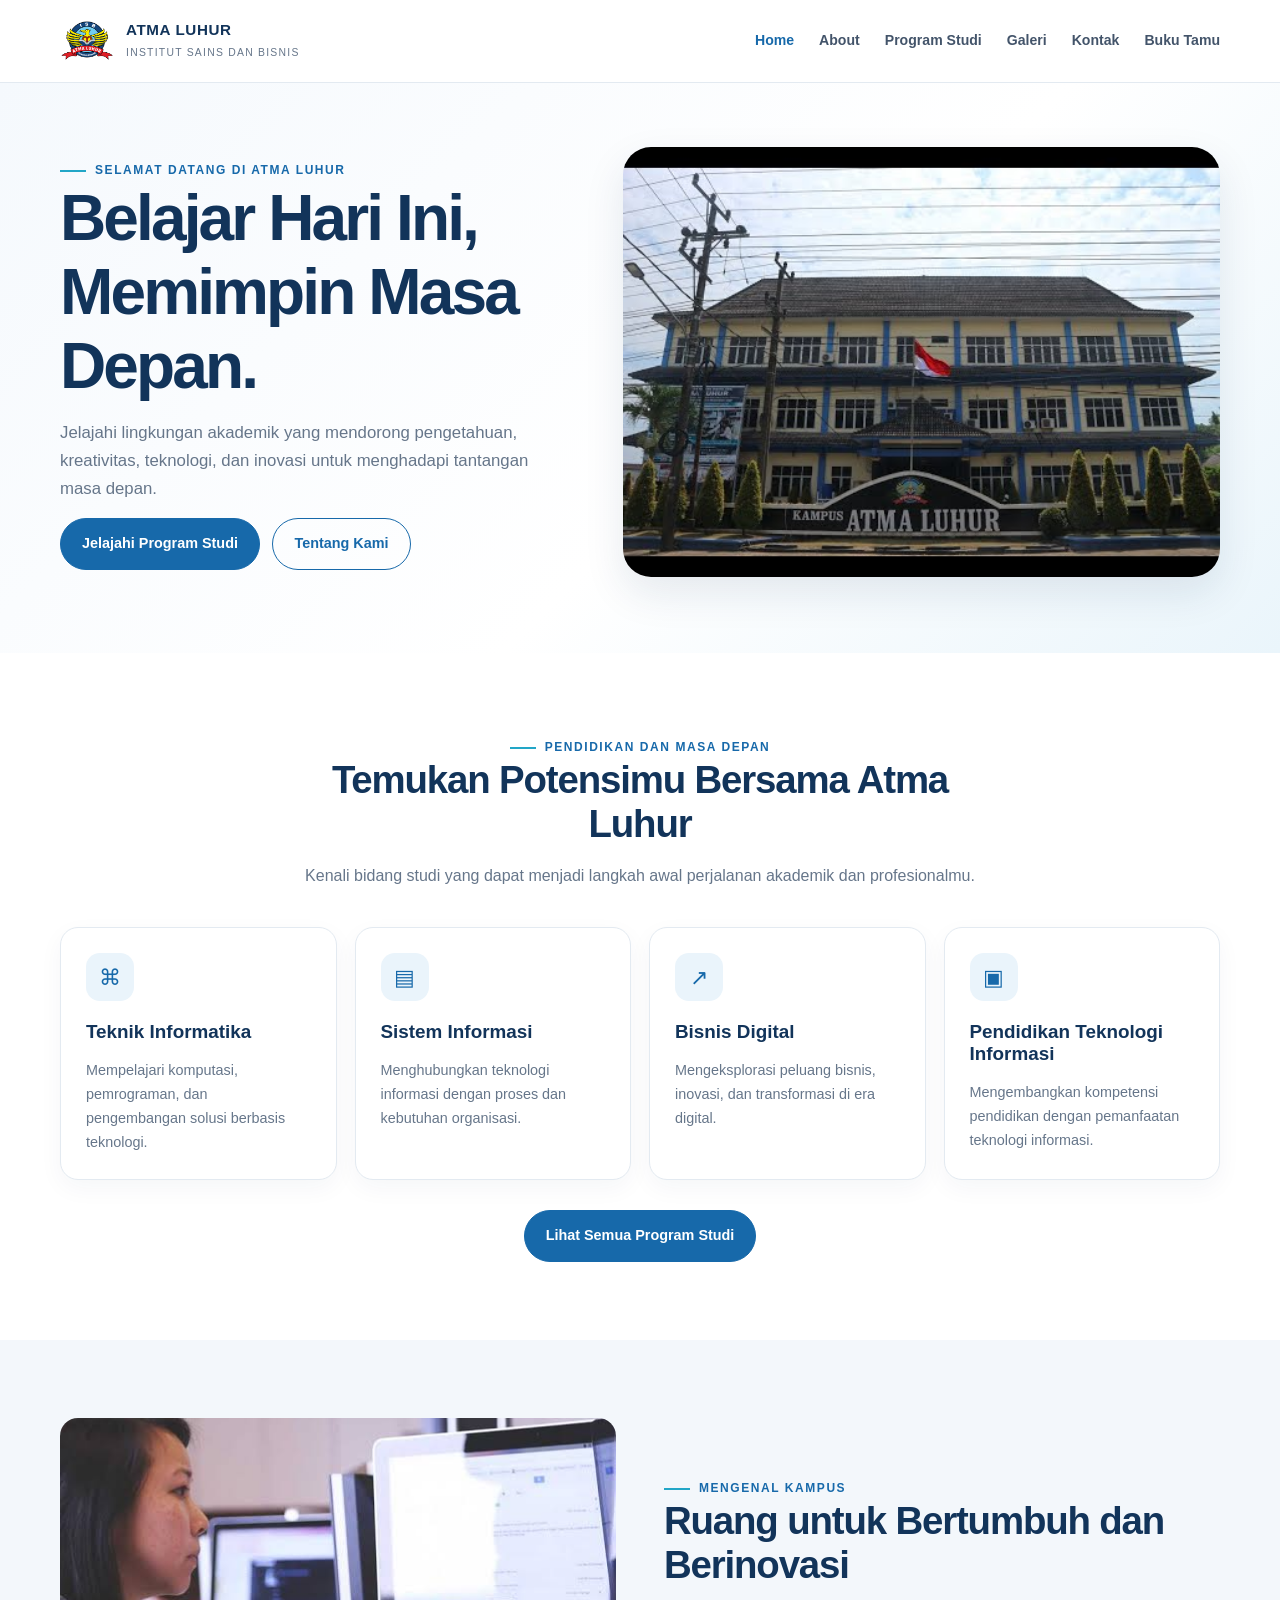
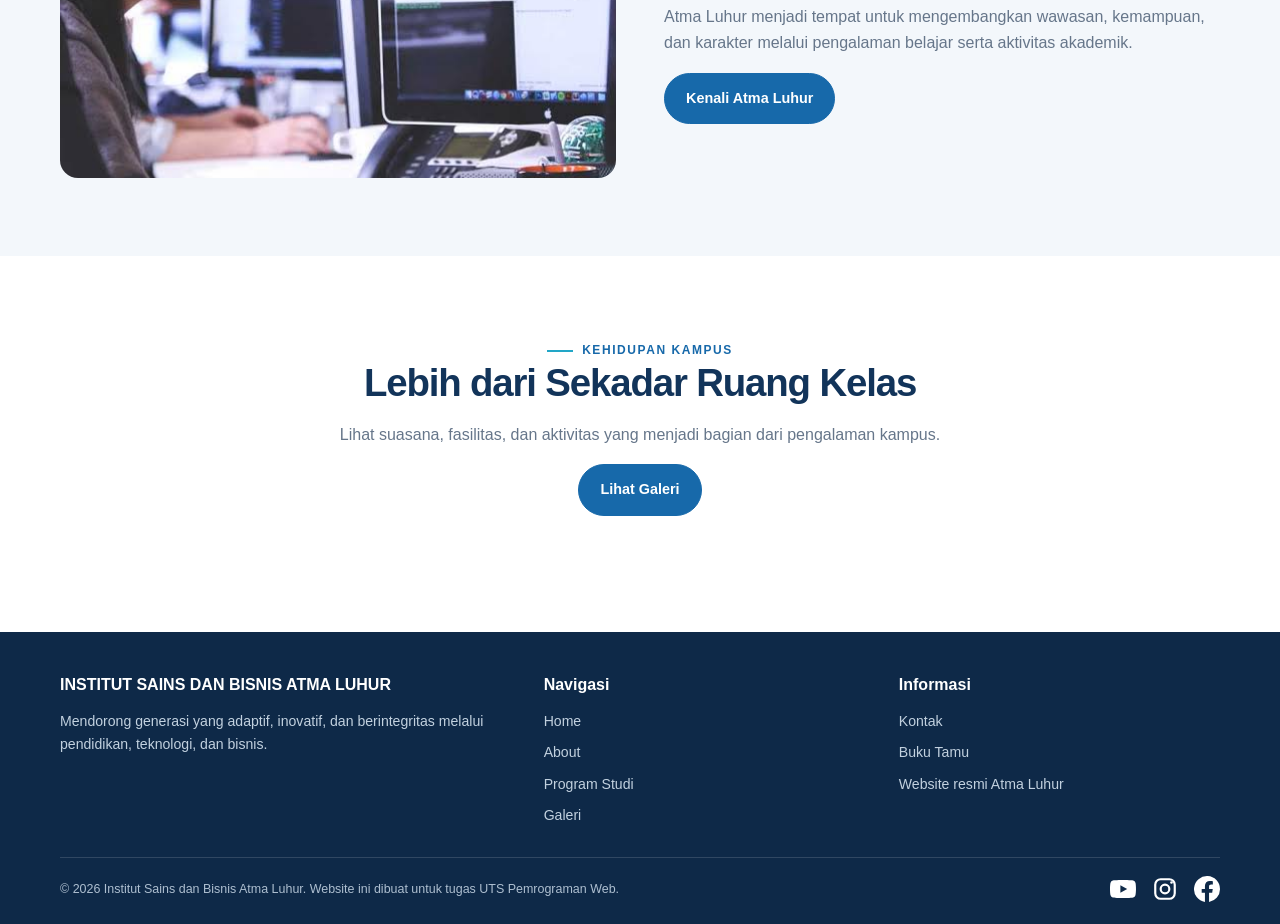
<file: UTS-PW-2611500026/index.html>
<!DOCTYPE html>
<html lang="id">
<head>
  <meta charset="UTF-8">
  <meta name="viewport" content="width=device-width, initial-scale=1.0">
  <meta name="description" content="Website Institut Sains dan Bisnis Atma Luhur">
  <title>Home | Atma Luhur</title>
  <link rel="stylesheet" href="css/style.css">
  <script src="js/main.js" defer></script>
</head>
<body>
<header class="site-header">
  <div class="container header-inner">
    <a class="brand" href="index.html" aria-label="Atma Luhur, halaman Home">
      <img src="images/logo.png" alt="Logo Institut Sains dan Bisnis Atma Luhur">
      <span class="brand-copy"><strong>ATMA LUHUR</strong><span>INSTITUT SAINS DAN BISNIS</span></span>
    </a>
    <button class="menu-toggle" aria-label="Buka menu navigasi" aria-expanded="false">☰</button>
    <nav class="nav" aria-label="Navigasi utama"><a href="index.html" class="active">Home</a><a href="about.html" class="">About</a><a href="program-studi.html" class="">Program Studi</a><a href="galeri.html" class="">Galeri</a><a href="kontak.html" class="">Kontak</a><a href="buku-tamu.html" class="">Buku Tamu</a></nav>
  </div>
</header>
<main>
<section class="hero">
  <div class="container hero-grid">
    <div>
      <span class="eyebrow">Selamat datang di Atma Luhur</span>
      <h1>Belajar Hari Ini, Memimpin Masa Depan.</h1>
      <p>Jelajahi lingkungan akademik yang mendorong pengetahuan, kreativitas, teknologi, dan inovasi untuk menghadapi tantangan masa depan.</p>
      <a class="btn" href="program-studi.html">Jelajahi Program Studi</a>
      <a class="btn btn-outline" href="about.html">Tentang Kami</a>
    </div>
    <div class="hero-media"><img src="images/kampus-utama.jpg" alt="Gedung kampus Atma Luhur"></div>
  </div>
</section>
<section class="section">
  <div class="container">
    <div class="section-heading"><span class="eyebrow">Pendidikan dan masa depan</span><h2>Temukan Potensimu Bersama Atma Luhur</h2><p>Kenali bidang studi yang dapat menjadi langkah awal perjalanan akademik dan profesionalmu.</p></div>
    <div class="cards">
      <article class="card"><div class="card-icon">⌘</div><h3>Teknik Informatika</h3><p>Mempelajari komputasi, pemrograman, dan pengembangan solusi berbasis teknologi.</p></article>
      <article class="card"><div class="card-icon">▤</div><h3>Sistem Informasi</h3><p>Menghubungkan teknologi informasi dengan proses dan kebutuhan organisasi.</p></article>
      <article class="card"><div class="card-icon">↗</div><h3>Bisnis Digital</h3><p>Mengeksplorasi peluang bisnis, inovasi, dan transformasi di era digital.</p></article>
      <article class="card"><div class="card-icon">▣</div><h3>Pendidikan Teknologi Informasi</h3><p>Mengembangkan kompetensi pendidikan dengan pemanfaatan teknologi informasi.</p></article>
    </div>
    <div style="text-align:center;margin-top:30px"><a class="btn" href="program-studi.html">Lihat Semua Program Studi</a></div>
  </div>
</section>
<section class="section section-soft">
  <div class="container split">
    <img src="images/kegiatan.jpg" alt="Aktivitas mahasiswa di lingkungan kampus" loading="lazy">
    <div><span class="eyebrow">Mengenal kampus</span><h2>Ruang untuk Bertumbuh dan Berinovasi</h2><p>Atma Luhur menjadi tempat untuk mengembangkan wawasan, kemampuan, dan karakter melalui pengalaman belajar serta aktivitas akademik.</p><a class="btn" href="about.html">Kenali Atma Luhur</a></div>
  </div>
</section>
<section class="section">
  <div class="container section-heading"><span class="eyebrow">Kehidupan kampus</span><h2>Lebih dari Sekadar Ruang Kelas</h2><p>Lihat suasana, fasilitas, dan aktivitas yang menjadi bagian dari pengalaman kampus.</p><a class="btn" href="galeri.html">Lihat Galeri</a></div>
</section>
</main>

<!-- footer -->
<footer class="site-footer">
  <div class="container">
    <div class="footer-grid">
      <div><h3>INSTITUT SAINS DAN BISNIS ATMA LUHUR</h3><p>Mendorong generasi yang adaptif, inovatif, dan berintegritas melalui pendidikan, teknologi, dan bisnis.</p></div>
      <div><h3>Navigasi</h3><div class="footer-links"><a href="index.html">Home</a><a href="about.html">About</a><a href="program-studi.html">Program Studi</a><a href="galeri.html">Galeri</a></div></div>
      <div><h3>Informasi</h3><div class="footer-links"><a href="kontak.html">Kontak</a><a href="buku-tamu.html">Buku Tamu</a><a href="https://www.atmaluhur.ac.id/" target="_blank" rel="noopener">Website resmi Atma Luhur</a></div></div>
    </div>
    <div class="copyright">© 2026 Institut Sains dan Bisnis Atma Luhur. Website ini dibuat untuk tugas UTS Pemrograman Web.
      <div class="social-media">
    <a href="https://www.youtube.com/@isbatmaluhurtv9493" target="_blank">
      <img src="images/yt.svg" alt="YouTube">
    </a>
  
    <a href="https://www.instagram.com/isbatmaluhur/" target="_blank">
      <img src="images/ig.svg" alt="Instagram">
    </a>
  
    <a href="https://www.facebook.com/ISBAtmaLuhur/?_rdc=1&_rdr#" target="_blank">
      <img src="images/fb.svg" alt="Facebook">
    </a>
  </div>
    </div>
  </div>
</footer>
</body>
</html>
</file>
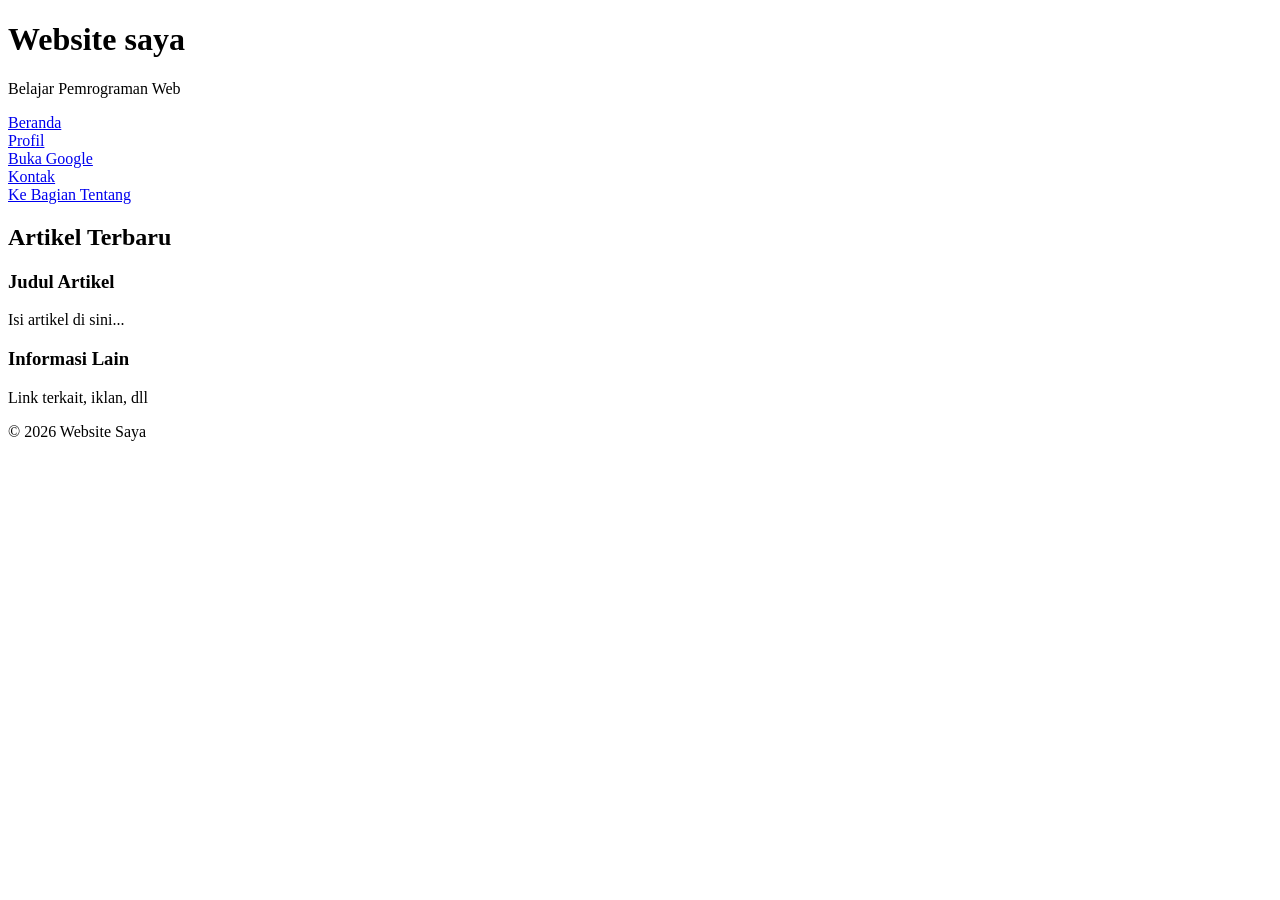
<file: pertemuan-02/latihan5.html>
<!-- Membuat Elemen Sinematik HTML 5 -->

<!DOCTYPE html>
<html lang="id">

<head>
    <meta charset="UTF-8">
    <meta name="viewport" content="width=device-width, initial-scale=1.0">
    <title>Contoh elemen Sinematik</title>
</head>

<body>
    <header>
        <h1>Website saya</h1>
        <p>Belajar Pemrograman Web</p>
    </header>    
    <nav>
        <a href="index.html" target="_blank">Beranda</a> <br>
        <a href="index.html" target="_blank">Profil</a> <br>
        <a href="https://www.google.com/" target="_blank">Buka Google</a> <br>
        <a href="kontak.html" target="_blank">Kontak</a><br>
        <a href="#tentang" target="_blank">Ke Bagian Tentang</a><br>
    </nav>
    <main>
        <section>
            <h2>Artikel Terbaru</h2>
            <article>
                <h3>Judul Artikel</h3>
                <p>Isi artikel di sini...</p>
            </article>
        </section>
        <aside>
            <h3>Informasi Lain</h3>
            <p>Link terkait, iklan, dll </p>
        </aside>
    </main>
    <footer>
        <p>&copy; 2026 Website Saya</p>
    </footer>
</body>

</html>
</file>
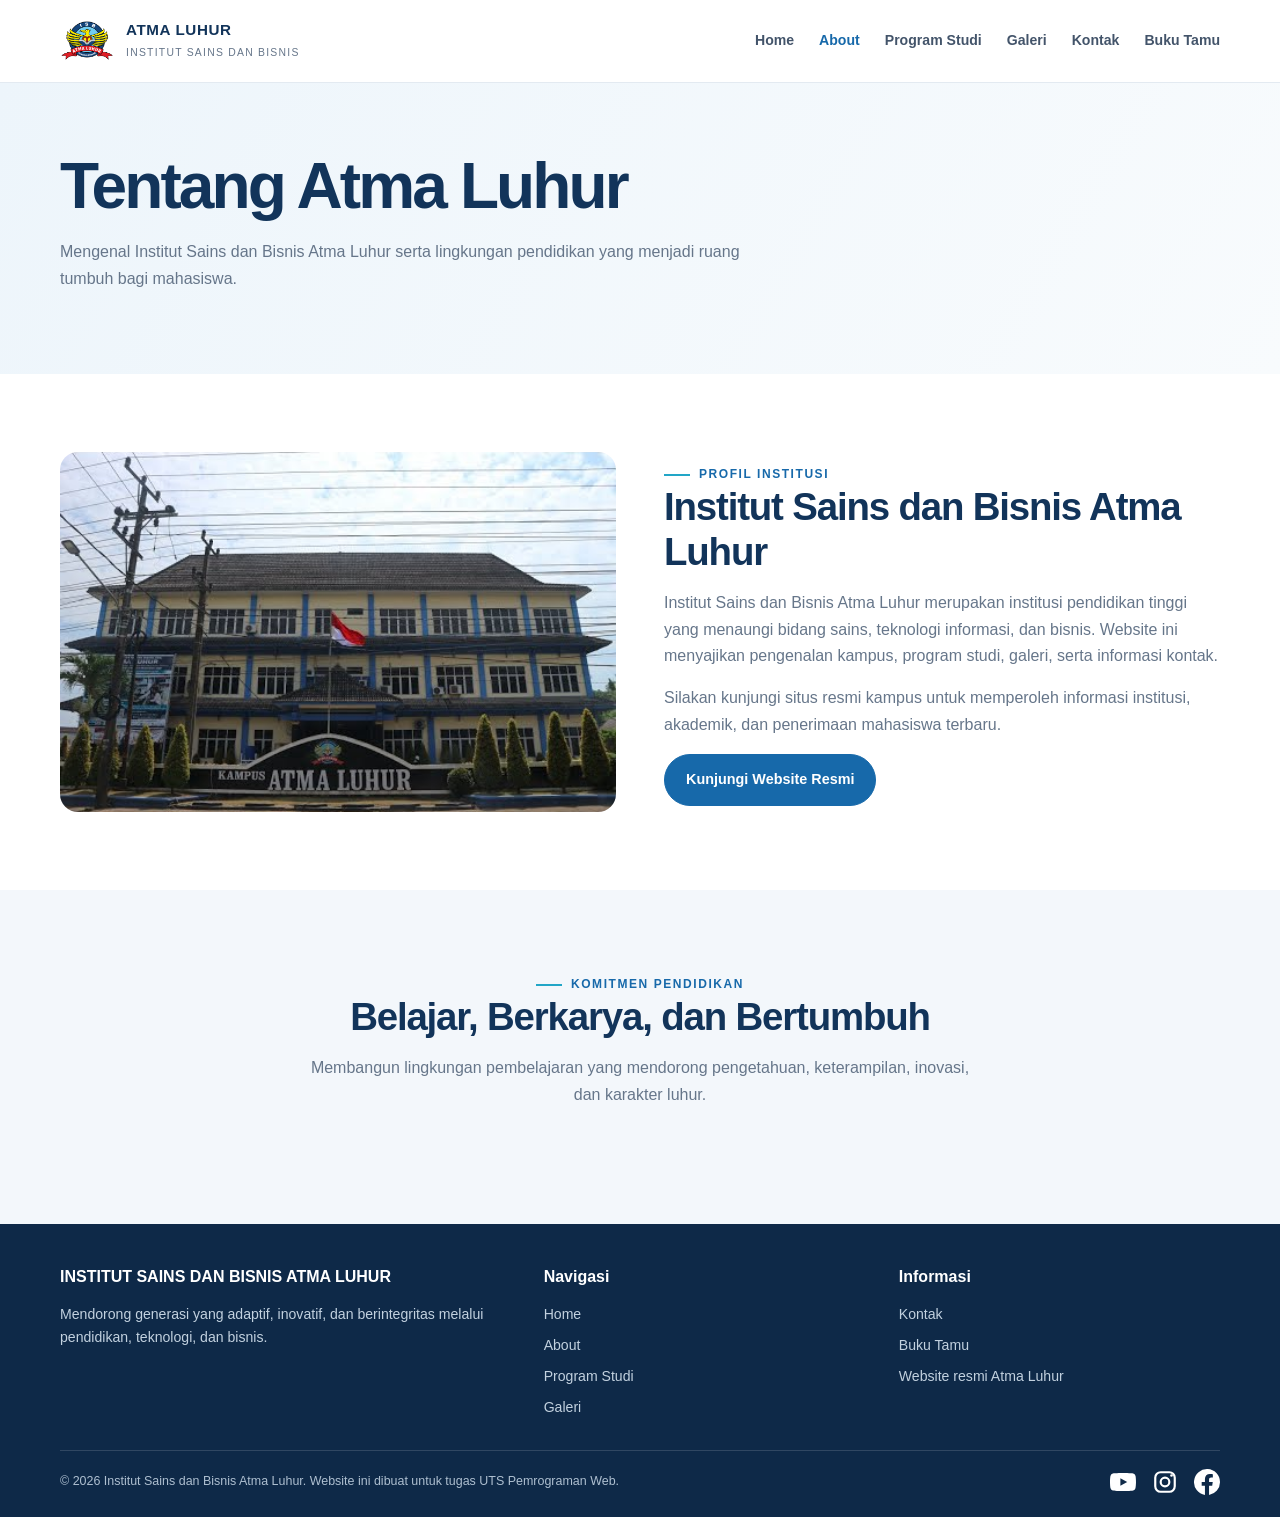
<file: UTS-PW-2611500026/about.html>
<!DOCTYPE html>
<html lang="id">
<head>
  <meta charset="UTF-8">
  <meta name="viewport" content="width=device-width, initial-scale=1.0">
  <meta name="description" content="Website Institut Sains dan Bisnis Atma Luhur">
  <title>About | Atma Luhur</title>
  <link rel="stylesheet" href="css/style.css">
  <script src="js/main.js" defer></script>
</head>
<body>
<header class="site-header">
  <div class="container header-inner">
    <a class="brand" href="index.html" aria-label="Atma Luhur, halaman Home">
      <img src="images/logo.png" alt="Logo Institut Sains dan Bisnis Atma Luhur">
      <span class="brand-copy"><strong>ATMA LUHUR</strong><span>INSTITUT SAINS DAN BISNIS</span></span>
    </a>
    <button class="menu-toggle" aria-label="Buka menu navigasi" aria-expanded="false">☰</button>
    <nav class="nav" aria-label="Navigasi utama"><a href="index.html" class="">Home</a><a href="about.html" class="active">About</a><a href="program-studi.html" class="">Program Studi</a><a href="galeri.html" class="">Galeri</a><a href="kontak.html" class="">Kontak</a><a href="buku-tamu.html" class="">Buku Tamu</a></nav>
  </div>
</header>
<main>
<section class="page-hero"><div class="container"><h1>Tentang Atma Luhur</h1><p>Mengenal Institut Sains dan Bisnis Atma Luhur serta lingkungan pendidikan yang menjadi ruang tumbuh bagi mahasiswa.</p></div></section>
<section class="section"><div class="container split"><img src="images/kampus-utama.jpg" alt="Lingkungan kampus Atma Luhur" loading="lazy"><div><span class="eyebrow">Profil institusi</span><h2>Institut Sains dan Bisnis Atma Luhur</h2><p>Institut Sains dan Bisnis Atma Luhur merupakan institusi pendidikan tinggi yang menaungi bidang sains, teknologi informasi, dan bisnis. Website ini menyajikan pengenalan kampus, program studi, galeri, serta informasi kontak.</p><p>Silakan kunjungi situs resmi kampus untuk memperoleh informasi institusi, akademik, dan penerimaan mahasiswa terbaru.</p><a class="btn" href="https://www.atmaluhur.ac.id/" target="_blank" rel="noopener">Kunjungi Website Resmi</a></div></div></section>
<section class="section section-soft"><div class="container section-heading"><span class="eyebrow">Komitmen pendidikan</span><h2>Belajar, Berkarya, dan Bertumbuh</h2><p>Membangun lingkungan pembelajaran yang mendorong pengetahuan, keterampilan, inovasi, dan karakter luhur.</p></div></section>
</main>

<!-- footer -->
<footer class="site-footer">
  <div class="container">
    <div class="footer-grid">
      <div><h3>INSTITUT SAINS DAN BISNIS ATMA LUHUR</h3><p>Mendorong generasi yang adaptif, inovatif, dan berintegritas melalui pendidikan, teknologi, dan bisnis.</p></div>
      <div><h3>Navigasi</h3><div class="footer-links"><a href="index.html">Home</a><a href="about.html">About</a><a href="program-studi.html">Program Studi</a><a href="galeri.html">Galeri</a></div></div>
      <div><h3>Informasi</h3><div class="footer-links"><a href="kontak.html">Kontak</a><a href="buku-tamu.html">Buku Tamu</a><a href="https://www.atmaluhur.ac.id/" target="_blank" rel="noopener">Website resmi Atma Luhur</a></div></div>
    </div>
    <div class="copyright">© 2026 Institut Sains dan Bisnis Atma Luhur. Website ini dibuat untuk tugas UTS Pemrograman Web.
      <div class="social-media">
    <a href="https://www.youtube.com/@isbatmaluhurtv9493" target="_blank">
      <img src="images/yt.svg" alt="YouTube">
    </a>
  
    <a href="https://www.instagram.com/isbatmaluhur/" target="_blank">
      <img src="images/ig.svg" alt="Instagram">
    </a>
  
    <a href="https://www.facebook.com/ISBAtmaLuhur/?_rdc=1&_rdr#" target="_blank">
      <img src="images/fb.svg" alt="Facebook">
    </a>
  </div>
    </div>
  </div>
</footer>
</body>
</html>
</file>
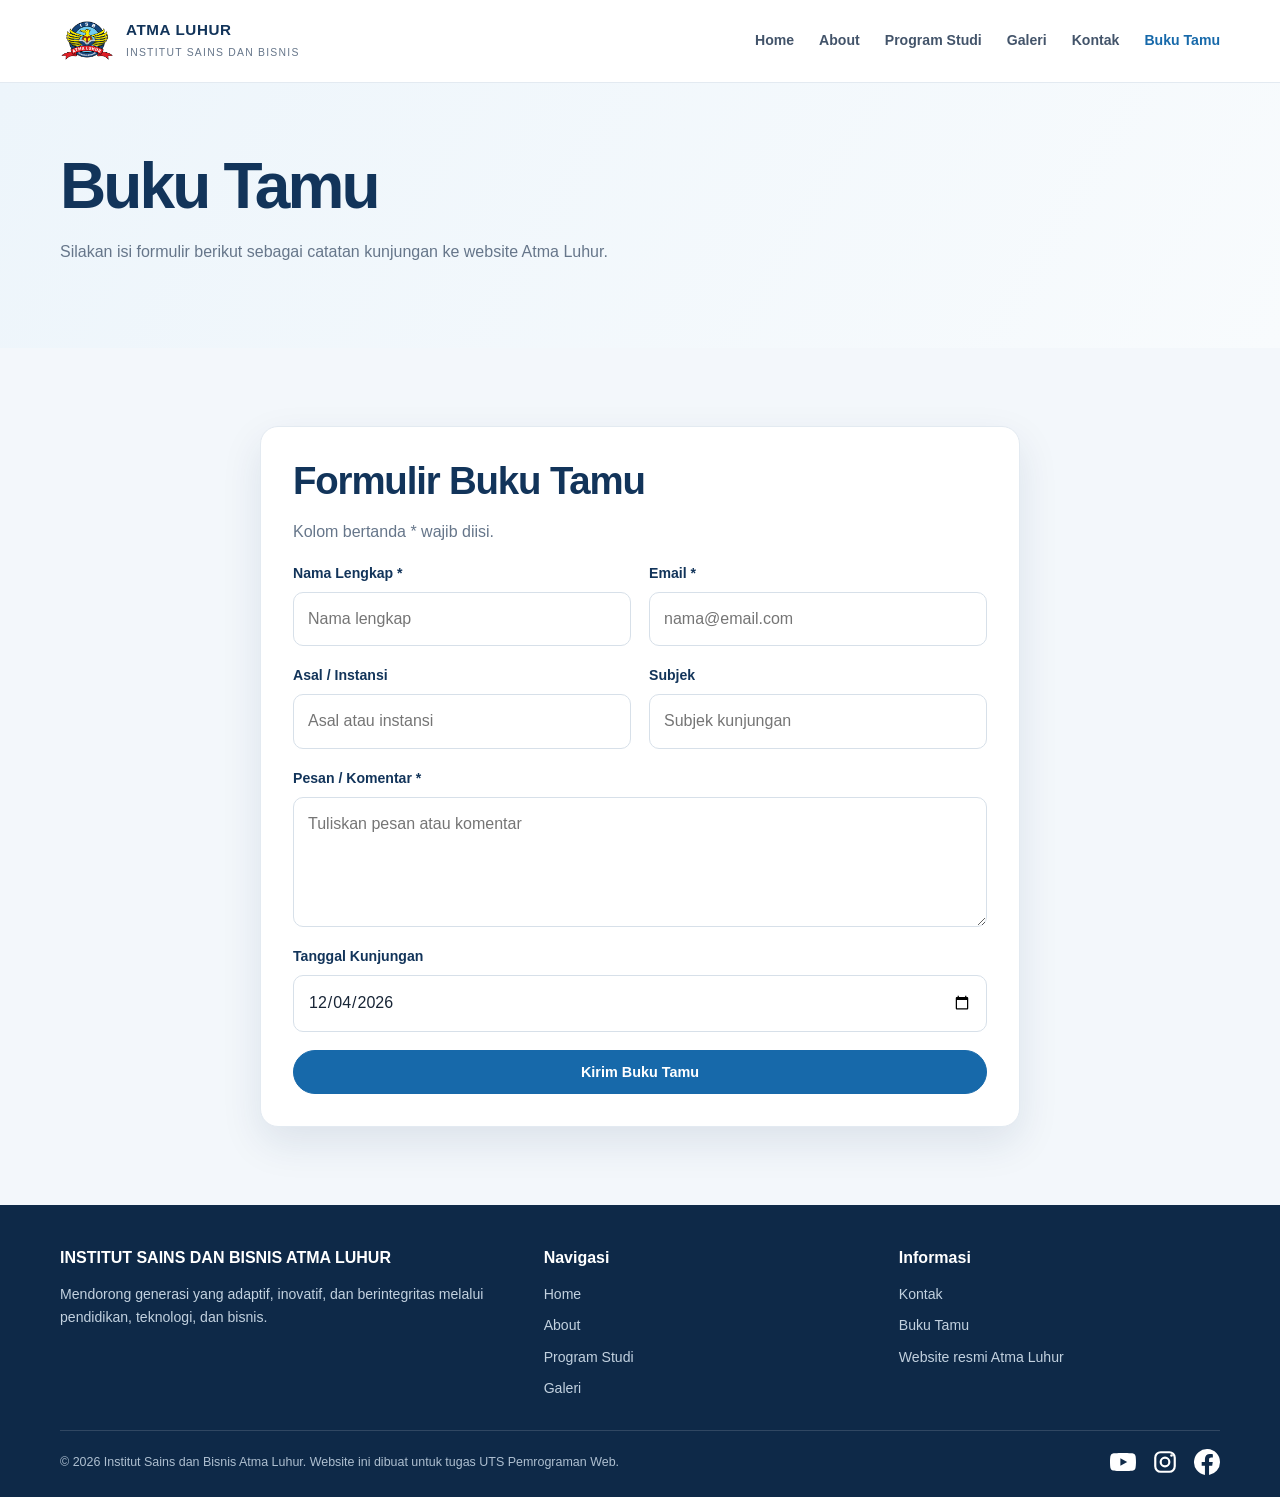
<file: UTS-PW-2611500026/buku-tamu.html>
<!DOCTYPE html>
<html lang="id">
<head>
  <meta charset="UTF-8">
  <meta name="viewport" content="width=device-width, initial-scale=1.0">
  <meta name="description" content="Website Institut Sains dan Bisnis Atma Luhur">
  <title>Buku Tamu | Atma Luhur</title>
  <link rel="stylesheet" href="css/style.css">
  <script src="js/main.js" defer></script>
</head>
<body>
<header class="site-header">
  <div class="container header-inner">
    <a class="brand" href="index.html" aria-label="Atma Luhur, halaman Home">
      <img src="images/logo.png" alt="Logo Institut Sains dan Bisnis Atma Luhur">
      <span class="brand-copy"><strong>ATMA LUHUR</strong><span>INSTITUT SAINS DAN BISNIS</span></span>
    </a>
    <button class="menu-toggle" aria-label="Buka menu navigasi" aria-expanded="false">☰</button>
    <nav class="nav" aria-label="Navigasi utama"><a href="index.html" class="">Home</a><a href="about.html" class="">About</a><a href="program-studi.html" class="">Program Studi</a><a href="galeri.html" class="">Galeri</a><a href="kontak.html" class="">Kontak</a><a href="buku-tamu.html" class="active">Buku Tamu</a></nav>
  </div>
</header>
<main>
<section class="page-hero"><div class="container"><h1>Buku Tamu</h1><p>Silakan isi formulir berikut sebagai catatan kunjungan ke website Atma Luhur.</p></div></section>
<section class="section section-soft"><div class="container"><form class="form-card" action="buku-tamu.html" method="get" id="guestbook-form"><h2>Formulir Buku Tamu</h2><p>Kolom bertanda * wajib diisi.</p><div class="form-grid">
<div class="field"><label for="nm">Nama Lengkap *</label><input id="nm" name="nm_lengkap[NIM3]" type="text" required minlength="2" maxlength="60" placeholder="Nama lengkap"></div>
<div class="field"><label for="email">Email *</label><input id="email" name="email[NIM3]" type="email" required maxlength="100" placeholder="nama@email.com"></div>
<div class="field"><label for="asal">Asal / Instansi</label><input id="asal" name="asal_instansi[NIM3]" type="text" maxlength="80" placeholder="Asal atau instansi"></div>
<div class="field"><label for="subjek">Subjek</label><input id="subjek" name="subjek[NIM3]" type="text" maxlength="100" placeholder="Subjek kunjungan"></div>
<div class="field field-full"><label for="pesan">Pesan / Komentar *</label><textarea id="pesan" name="pesan_komentar[NIM3]" required minlength="2" maxlength="500" placeholder="Tuliskan pesan atau komentar"></textarea></div>
<div class="field field-full"><label for="tanggal">Tanggal Kunjungan</label><input id="tanggal" name="tanggal_kunjungan[NIM3]" type="date"></div>
<div class="field field-full"><button class="btn" type="submit">Kirim Buku Tamu</button></div>
</div></form></div></section>
<script>
document.addEventListener("DOMContentLoaded", () => {
  const dateField = document.getElementById("tanggal");
  if (dateField && !dateField.value) {
    const today = new Date();
    const localDate = new Date(today.getTime() - today.getTimezoneOffset() * 60000).toISOString().slice(0,10);
    dateField.value = localDate;
  }
});
</script>
</main>

<!-- footer -->
<footer class="site-footer">
  <div class="container">
    <div class="footer-grid">
      <div><h3>INSTITUT SAINS DAN BISNIS ATMA LUHUR</h3><p>Mendorong generasi yang adaptif, inovatif, dan berintegritas melalui pendidikan, teknologi, dan bisnis.</p></div>
      <div><h3>Navigasi</h3><div class="footer-links"><a href="index.html">Home</a><a href="about.html">About</a><a href="program-studi.html">Program Studi</a><a href="galeri.html">Galeri</a></div></div>
      <div><h3>Informasi</h3><div class="footer-links"><a href="kontak.html">Kontak</a><a href="buku-tamu.html">Buku Tamu</a><a href="https://www.atmaluhur.ac.id/" target="_blank" rel="noopener">Website resmi Atma Luhur</a></div></div>
    </div>
    <div class="copyright">© 2026 Institut Sains dan Bisnis Atma Luhur. Website ini dibuat untuk tugas UTS Pemrograman Web.
      <div class="social-media">
    <a href="https://www.youtube.com/@isbatmaluhurtv9493" target="_blank">
      <img src="images/yt.svg" alt="YouTube">
    </a>
  
    <a href="https://www.instagram.com/isbatmaluhur/" target="_blank">
      <img src="images/ig.svg" alt="Instagram">
    </a>
  
    <a href="https://www.facebook.com/ISBAtmaLuhur/?_rdc=1&_rdr#" target="_blank">
      <img src="images/fb.svg" alt="Facebook">
    </a>
  </div>
    </div>
  </div>
</footer>
</body>
</html>
</file>
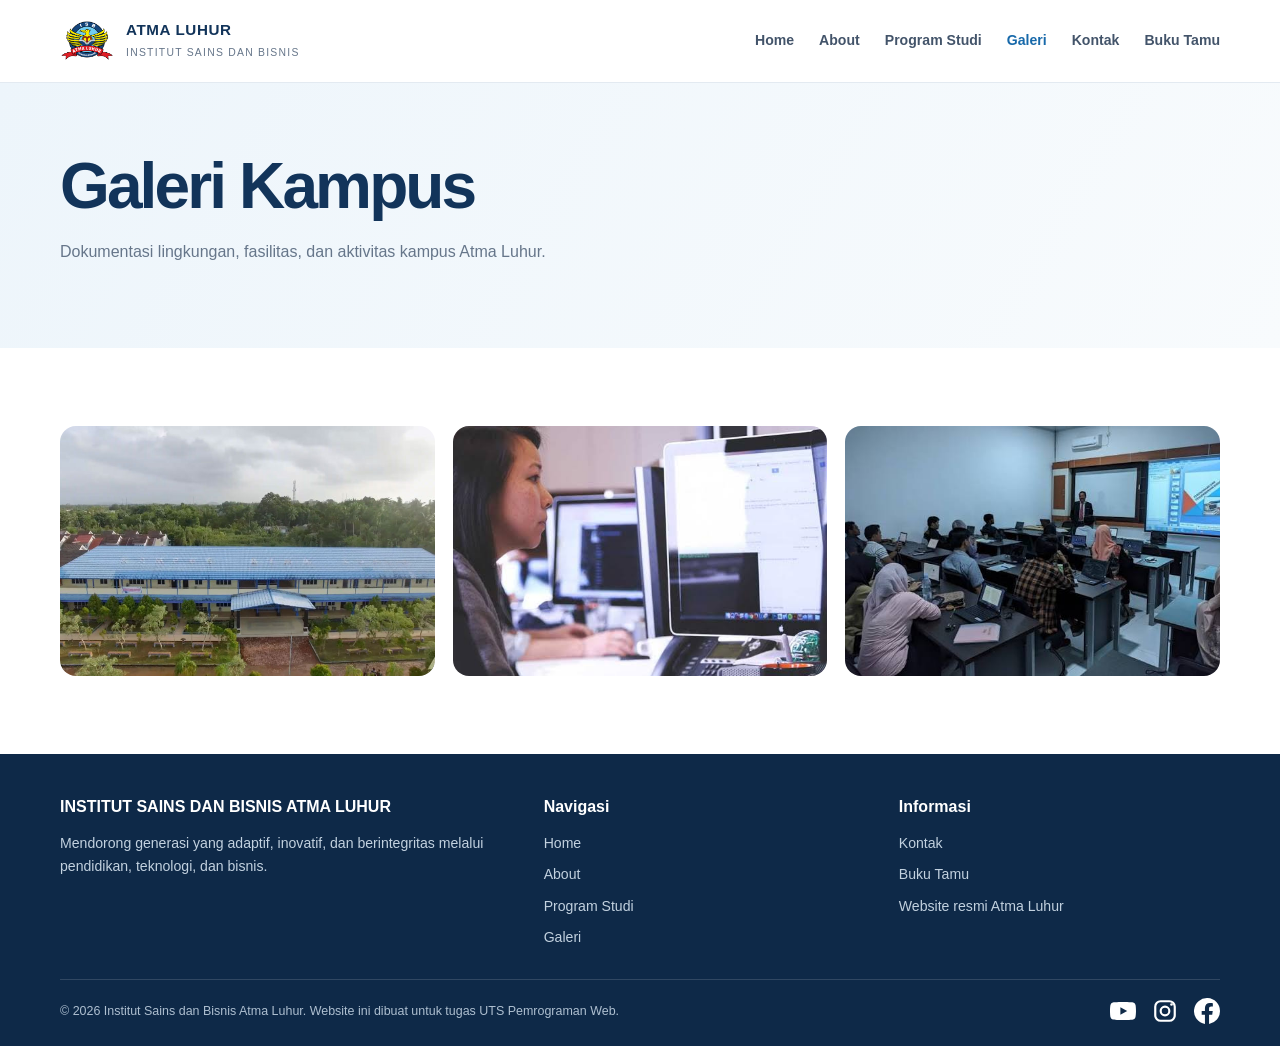
<file: UTS-PW-2611500026/galeri.html>
<!DOCTYPE html>
<html lang="id">
<head>
  <meta charset="UTF-8">
  <meta name="viewport" content="width=device-width, initial-scale=1.0">
  <meta name="description" content="Website Institut Sains dan Bisnis Atma Luhur">
  <title>Galeri | Atma Luhur</title>
  <link rel="stylesheet" href="css/style.css">
  <script src="js/main.js" defer></script>
</head>
<body>
<header class="site-header">
  <div class="container header-inner">
    <a class="brand" href="index.html" aria-label="Atma Luhur, halaman Home">
      <img src="images/logo.png" alt="Logo Institut Sains dan Bisnis Atma Luhur">
      <span class="brand-copy"><strong>ATMA LUHUR</strong><span>INSTITUT SAINS DAN BISNIS</span></span>
    </a>
    <button class="menu-toggle" aria-label="Buka menu navigasi" aria-expanded="false">☰</button>
    <nav class="nav" aria-label="Navigasi utama"><a href="index.html" class="">Home</a><a href="about.html" class="">About</a><a href="program-studi.html" class="">Program Studi</a><a href="galeri.html" class="active">Galeri</a><a href="kontak.html" class="">Kontak</a><a href="buku-tamu.html" class="">Buku Tamu</a></nav>
  </div>
</header>
<main>
<section class="page-hero"><div class="container"><h1>Galeri Kampus</h1><p>Dokumentasi lingkungan, fasilitas, dan aktivitas kampus Atma Luhur.</p></div></section>
<section class="section"><div class="container"><div class="gallery-grid">
<img src="images/gedung-unit-2.jpg" alt="Gedung atau lingkungan kampus" loading="lazy">
<img src="images/kegiatan.jpg" alt="Aktivitas mahasiswa" loading="lazy">
<img src="images/belajar-mengajar.jpg" alt="Kegiatan akademik kampus" loading="lazy">
</section>
</main>

<!-- footer -->
<footer class="site-footer">
  <div class="container">
    <div class="footer-grid">
      <div><h3>INSTITUT SAINS DAN BISNIS ATMA LUHUR</h3><p>Mendorong generasi yang adaptif, inovatif, dan berintegritas melalui pendidikan, teknologi, dan bisnis.</p></div>
      <div><h3>Navigasi</h3><div class="footer-links"><a href="index.html">Home</a><a href="about.html">About</a><a href="program-studi.html">Program Studi</a><a href="galeri.html">Galeri</a></div></div>
      <div><h3>Informasi</h3><div class="footer-links"><a href="kontak.html">Kontak</a><a href="buku-tamu.html">Buku Tamu</a><a href="https://www.atmaluhur.ac.id/" target="_blank" rel="noopener">Website resmi Atma Luhur</a></div></div>
    </div>
    <div class="copyright">© 2026 Institut Sains dan Bisnis Atma Luhur. Website ini dibuat untuk tugas UTS Pemrograman Web.
      <div class="social-media">
    <a href="https://www.youtube.com/@isbatmaluhurtv9493" target="_blank">
      <img src="images/yt.svg" alt="YouTube">
    </a>
  
    <a href="https://www.instagram.com/isbatmaluhur/" target="_blank">
      <img src="images/ig.svg" alt="Instagram">
    </a>
  
    <a href="https://www.facebook.com/ISBAtmaLuhur/?_rdc=1&_rdr#" target="_blank">
      <img src="images/fb.svg" alt="Facebook">
    </a>
  </div>
    </div>
  </div>
</footer>
</body>
</html>
</file>
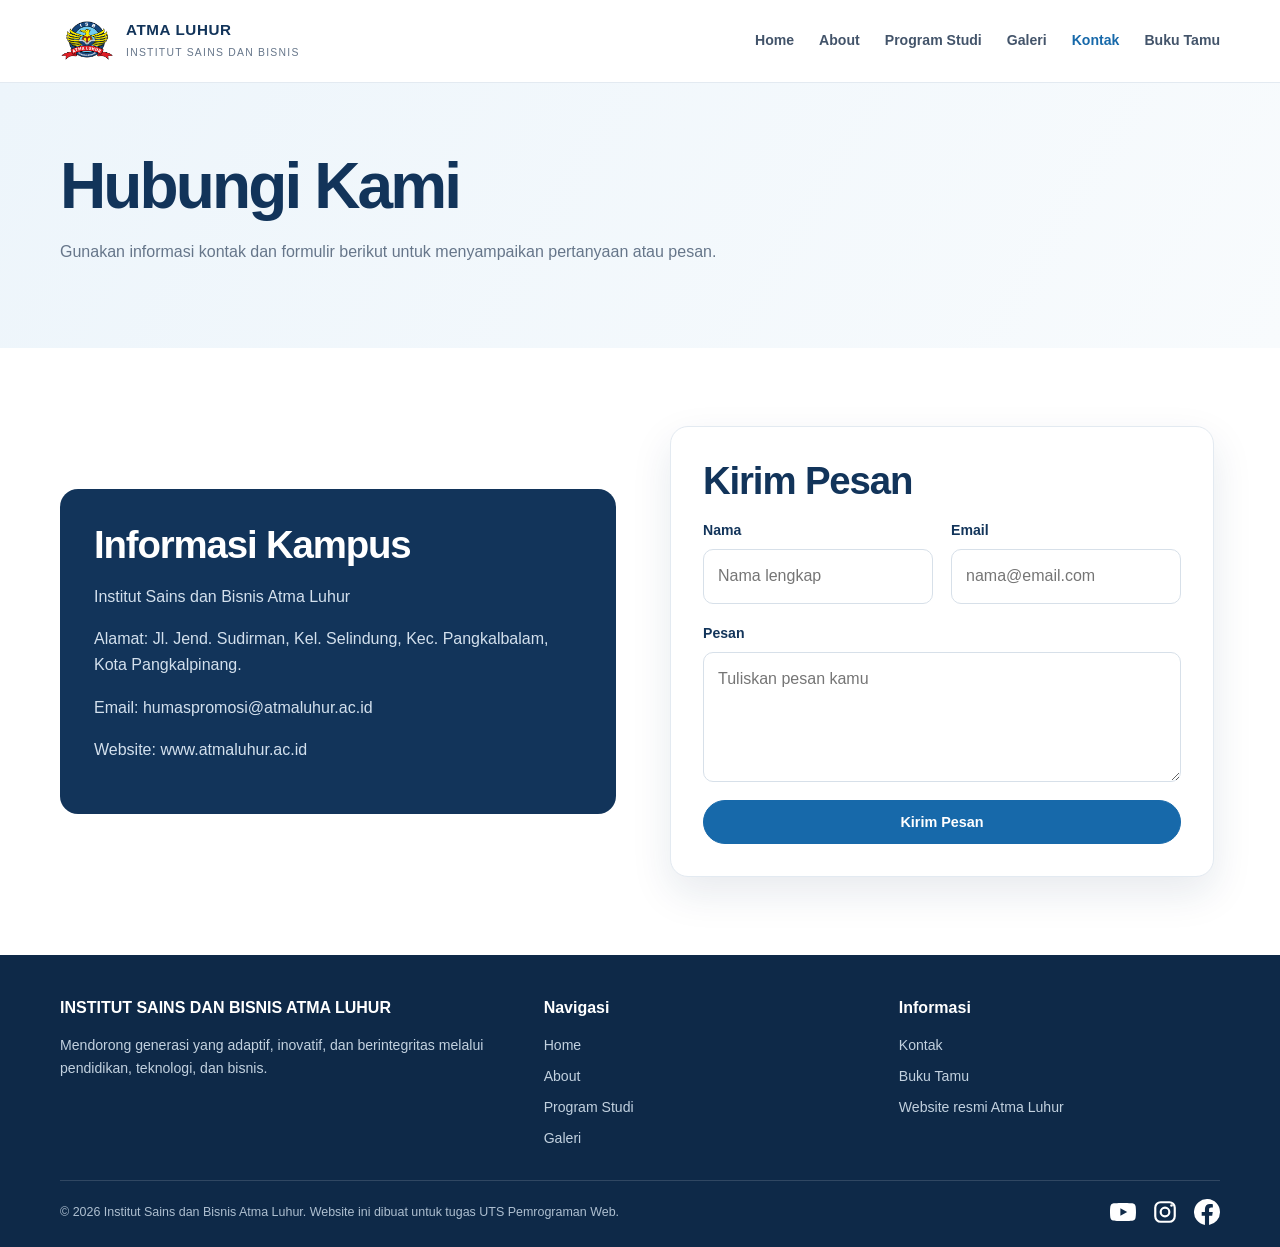
<file: UTS-PW-2611500026/kontak.html>
<!DOCTYPE html>
<html lang="id">
<head>
  <meta charset="UTF-8">
  <meta name="viewport" content="width=device-width, initial-scale=1.0">
  <meta name="description" content="Website Institut Sains dan Bisnis Atma Luhur">
  <title>Kontak | Atma Luhur</title>
  <link rel="stylesheet" href="css/style.css">
  <script src="js/main.js" defer></script>
</head>
<body>
<header class="site-header">
  <div class="container header-inner">
    <a class="brand" href="index.html" aria-label="Atma Luhur, halaman Home">
      <img src="images/logo.png" alt="Logo Institut Sains dan Bisnis Atma Luhur">
      <span class="brand-copy"><strong>ATMA LUHUR</strong><span>INSTITUT SAINS DAN BISNIS</span></span>
    </a>
    <button class="menu-toggle" aria-label="Buka menu navigasi" aria-expanded="false">☰</button>
    <nav class="nav" aria-label="Navigasi utama"><a href="index.html" class="">Home</a><a href="about.html" class="">About</a><a href="program-studi.html" class="">Program Studi</a><a href="galeri.html" class="">Galeri</a><a href="kontak.html" class="active">Kontak</a><a href="buku-tamu.html" class="">Buku Tamu</a></nav>
  </div>
</header>
<main>
<section class="page-hero"><div class="container"><h1>Hubungi Kami</h1><p>Gunakan informasi kontak dan formulir berikut untuk menyampaikan pertanyaan atau pesan.</p></div></section>
<section class="section"><div class="container split"><div class="info-panel"><h2>Informasi Kampus</h2><p>Institut Sains dan Bisnis Atma Luhur</p><p>Alamat: Jl. Jend. Sudirman, Kel. Selindung, Kec. Pangkalbalam, Kota Pangkalpinang.</p><p>Email: humaspromosi@atmaluhur.ac.id</p><p>Website: <a href="https://www.atmaluhur.ac.id/" target="_blank" rel="noopener">www.atmaluhur.ac.id</a></p></div>
<form class="form-card" action="kontak.html" method="get"><h2>Kirim Pesan</h2><div class="form-grid">
<div class="field"><label for="nama">Nama</label><input id="nama" name="nama" type="text" required maxlength="60" placeholder="Nama lengkap"></div>
<div class="field"><label for="email">Email</label><input id="email" name="email" type="email" required maxlength="100" placeholder="nama@email.com"></div>
<div class="field field-full"><label for="pesan">Pesan</label><textarea id="pesan" name="pesan" required maxlength="500" placeholder="Tuliskan pesan kamu"></textarea></div>
<div class="field field-full"><button class="btn" type="submit">Kirim Pesan</button></div>
</div></form></div></section>
</main>

<!-- footer -->
<footer class="site-footer">
  <div class="container">
    <div class="footer-grid">
      <div><h3>INSTITUT SAINS DAN BISNIS ATMA LUHUR</h3><p>Mendorong generasi yang adaptif, inovatif, dan berintegritas melalui pendidikan, teknologi, dan bisnis.</p></div>
      <div><h3>Navigasi</h3><div class="footer-links"><a href="index.html">Home</a><a href="about.html">About</a><a href="program-studi.html">Program Studi</a><a href="galeri.html">Galeri</a></div></div>
      <div><h3>Informasi</h3><div class="footer-links"><a href="kontak.html">Kontak</a><a href="buku-tamu.html">Buku Tamu</a><a href="https://www.atmaluhur.ac.id/" target="_blank" rel="noopener">Website resmi Atma Luhur</a></div></div>
    </div>
    <div class="copyright">© 2026 Institut Sains dan Bisnis Atma Luhur. Website ini dibuat untuk tugas UTS Pemrograman Web.
      <div class="social-media">
    <a href="https://www.youtube.com/@isbatmaluhurtv9493" target="_blank">
      <img src="images/yt.svg" alt="YouTube">
    </a>
  
    <a href="https://www.instagram.com/isbatmaluhur/" target="_blank">
      <img src="images/ig.svg" alt="Instagram">
    </a>
  
    <a href="https://www.facebook.com/ISBAtmaLuhur/?_rdc=1&_rdr#" target="_blank">
      <img src="images/fb.svg" alt="Facebook">
    </a>
  </div>
    </div>
  </div>
</footer>
</body>
</html>
</file>
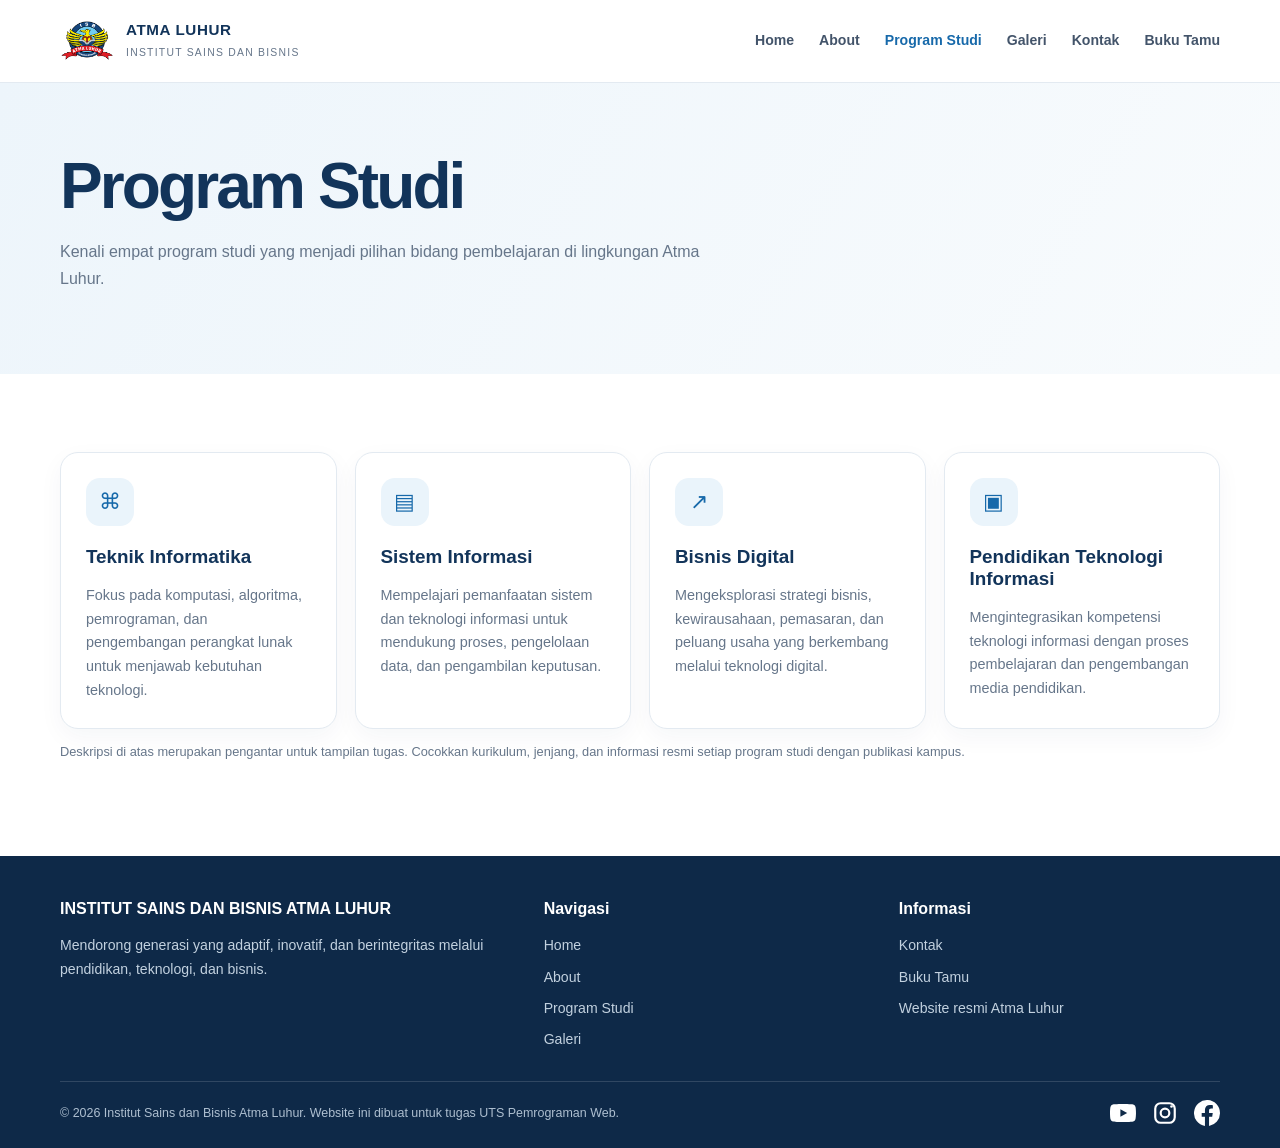
<file: UTS-PW-2611500026/program-studi.html>
<!DOCTYPE html>
<html lang="id">
<head>
  <meta charset="UTF-8">
  <meta name="viewport" content="width=device-width, initial-scale=1.0">
  <meta name="description" content="Website Institut Sains dan Bisnis Atma Luhur">
  <title>Program Studi | Atma Luhur</title>
  <link rel="stylesheet" href="css/style.css">
  <script src="js/main.js" defer></script>
</head>
<body>
<header class="site-header">
  <div class="container header-inner">
    <a class="brand" href="index.html" aria-label="Atma Luhur, halaman Home">
      <img src="images/logo.png" alt="Logo Institut Sains dan Bisnis Atma Luhur">
      <span class="brand-copy"><strong>ATMA LUHUR</strong><span>INSTITUT SAINS DAN BISNIS</span></span>
    </a>
    <button class="menu-toggle" aria-label="Buka menu navigasi" aria-expanded="false">☰</button>
    <nav class="nav" aria-label="Navigasi utama"><a href="index.html" class="">Home</a><a href="about.html" class="">About</a><a href="program-studi.html" class="active">Program Studi</a><a href="galeri.html" class="">Galeri</a><a href="kontak.html" class="">Kontak</a><a href="buku-tamu.html" class="">Buku Tamu</a></nav>
  </div>
</header>
<main>
<section class="page-hero"><div class="container"><h1>Program Studi</h1><p>Kenali empat program studi yang menjadi pilihan bidang pembelajaran di lingkungan Atma Luhur.</p></div></section>
<section class="section"><div class="container"><div class="cards">
<article class="card"><div class="card-icon">⌘</div><h3>Teknik Informatika</h3><p>Fokus pada komputasi, algoritma, pemrograman, dan pengembangan perangkat lunak untuk menjawab kebutuhan teknologi.</p></article>
<article class="card"><div class="card-icon">▤</div><h3>Sistem Informasi</h3><p>Mempelajari pemanfaatan sistem dan teknologi informasi untuk mendukung proses, pengelolaan data, dan pengambilan keputusan.</p></article>
<article class="card"><div class="card-icon">↗</div><h3>Bisnis Digital</h3><p>Mengeksplorasi strategi bisnis, kewirausahaan, pemasaran, dan peluang usaha yang berkembang melalui teknologi digital.</p></article>
<article class="card"><div class="card-icon">▣</div><h3>Pendidikan Teknologi Informasi</h3><p>Mengintegrasikan kompetensi teknologi informasi dengan proses pembelajaran dan pengembangan media pendidikan.</p></article>
</div><p class="form-note">Deskripsi di atas merupakan pengantar untuk tampilan tugas. Cocokkan kurikulum, jenjang, dan informasi resmi setiap program studi dengan publikasi kampus.</p></div></section>
</main>

<!-- footer -->
<footer class="site-footer">
  <div class="container">
    <div class="footer-grid">
      <div><h3>INSTITUT SAINS DAN BISNIS ATMA LUHUR</h3><p>Mendorong generasi yang adaptif, inovatif, dan berintegritas melalui pendidikan, teknologi, dan bisnis.</p></div>
      <div><h3>Navigasi</h3><div class="footer-links"><a href="index.html">Home</a><a href="about.html">About</a><a href="program-studi.html">Program Studi</a><a href="galeri.html">Galeri</a></div></div>
      <div><h3>Informasi</h3><div class="footer-links"><a href="kontak.html">Kontak</a><a href="buku-tamu.html">Buku Tamu</a><a href="https://www.atmaluhur.ac.id/" target="_blank" rel="noopener">Website resmi Atma Luhur</a></div></div>
    </div>
    <div class="copyright">© 2026 Institut Sains dan Bisnis Atma Luhur. Website ini dibuat untuk tugas UTS Pemrograman Web.
      <div class="social-media">
    <a href="https://www.youtube.com/@isbatmaluhurtv9493" target="_blank">
      <img src="images/yt.svg" alt="YouTube">
    </a>
  
    <a href="https://www.instagram.com/isbatmaluhur/" target="_blank">
      <img src="images/ig.svg" alt="Instagram">
    </a>
  
    <a href="https://www.facebook.com/ISBAtmaLuhur/?_rdc=1&_rdr#" target="_blank">
      <img src="images/fb.svg" alt="Facebook">
    </a>
  </div>
    </div>
  </div>
</footer>
</body>
</html>
</file>
<file: UTS-PW-2611500026/css/style.css>
:root {
  --navy: #12345a;
  --blue: #1769aa;
  --cyan: #22a6c7;
  --ink: #182536;
  --muted: #66768a;
  --light: #f3f7fb;
  --white: #ffffff;
  --line: #e3eaf1;
  --shadow: 0 16px 40px rgba(18, 52, 90, .10);
  --radius: 18px;
}
* { box-sizing: border-box; }
html { scroll-behavior: smooth; }
body {
  margin: 0; font-family: Inter, "Segoe UI", Arial, sans-serif;
  color: var(--ink); background: var(--white); line-height: 1.65;
}
a { color: inherit; text-decoration: none; }
img { max-width: 100%; display: block; }
.container { width: min(1160px, calc(100% - 40px)); margin-inline: auto; }
.site-header {
  position: sticky; top: 0; z-index: 1000; background: rgba(255,255,255,.96);
  backdrop-filter: blur(12px); border-bottom: 1px solid var(--line);
}
.header-inner { min-height: 82px; display:flex; align-items:center; justify-content:space-between; gap:24px; }
.brand { display:flex; align-items:center; gap:12px; min-width: 220px; }
.brand img { width:54px; height:54px; object-fit:contain; }
.brand-copy strong { display:block; color:var(--navy); font-size: .95rem; line-height:1.2; letter-spacing:.04em; }
.brand-copy span { display:block; color:var(--muted); font-size:.65rem; letter-spacing:.12em; margin-top:4px; }
.nav { display:flex; align-items:center; gap:25px; }
.nav a { font-size:.88rem; font-weight:650; color:#43546a; transition:.2s; }
.nav a:hover, .nav a.active { color:var(--blue); }
.menu-toggle { display:none; border:0; background:var(--light); color:var(--navy); width:44px; height:44px; border-radius:12px; font-size:1.5rem; cursor:pointer; }
.hero { padding:64px 0 76px; background:linear-gradient(135deg,#f5f9fd 0%,#fff 58%,#eaf5fb 100%); overflow:hidden; }
.hero-grid { display:grid; grid-template-columns: .92fr 1.08fr; align-items:center; gap:54px; }
.eyebrow { display:inline-flex; align-items:center; gap:9px; color:var(--blue); font-weight:750; font-size:.75rem; letter-spacing:.13em; text-transform:uppercase; }
.eyebrow:before { content:""; width:26px; height:2px; background:var(--cyan); }
h1,h2,h3 { line-height:1.16; color:var(--navy); margin:0 0 16px; }
h1 { font-size:clamp(2.35rem,5vw,4.4rem); letter-spacing:-.045em; }
h2 { font-size:clamp(1.8rem,3vw,2.6rem); letter-spacing:-.03em; }
h3 { font-size:1.18rem; }
p { margin:0 0 16px; color:var(--muted); }
.hero p { font-size:1.05rem; max-width:540px; }
.hero-media { position:relative; }
.hero-media img { width:100%; height:430px; object-fit:cover; border-radius:28px; box-shadow:var(--shadow); background:#dce8f1; }
.hero-media:after { content:""; position:absolute; inset:18px -18px -18px 18px; border:2px solid #9bcde0; border-radius:28px; z-index:-1; }
.btn { display:inline-flex; align-items:center; justify-content:center; padding:13px 21px; border-radius:999px; background:var(--blue); color:white; font-weight:700; font-size:.9rem; border:1px solid var(--blue); transition:.2s; cursor:pointer; }
.btn:hover { background:var(--navy); border-color:var(--navy); transform:translateY(-2px); }
.btn-outline { background:transparent; color:var(--blue); margin-left:8px; }
.btn-outline:hover { color:white; }
.section { padding:78px 0; }
.section-soft { background:var(--light); }
.section-heading { max-width:680px; margin:0 auto 38px; text-align:center; }
.section-heading p { margin-top:10px; }
.cards { display:grid; grid-template-columns:repeat(4,1fr); gap:18px; }
.card { padding:25px; background:white; border:1px solid var(--line); border-radius:var(--radius); box-shadow:0 8px 24px rgba(18,52,90,.045); transition:.25s; }
.card:hover { transform:translateY(-5px); box-shadow:var(--shadow); }
.card-icon { width:48px; height:48px; display:grid; place-items:center; border-radius:14px; background:#eaf4fb; color:var(--blue); font-size:1.35rem; margin-bottom:20px; }
.card p { font-size:.9rem; margin-bottom:0; }
.split { display:grid; grid-template-columns:1fr 1fr; gap:48px; align-items:center; }
.split img { width:100%; height:360px; object-fit:cover; border-radius:var(--radius); background:#dce8f1; }
.check-list { padding:0; margin:20px 0 0; list-style:none; }
.check-list li { margin:10px 0; color:#43546a; }
.check-list li:before { content:"✓"; color:var(--cyan); font-weight:900; margin-right:10px; }
.page-hero { padding:66px 0; background:linear-gradient(120deg,#edf5fb,#f8fbfd); }
.page-hero p { max-width:680px; }
.breadcrumb { color:var(--blue); font-size:.8rem; font-weight:700; margin-bottom:14px; }
.gallery-grid { display:grid; grid-template-columns:repeat(3,1fr); gap:18px; }
.gallery-grid img { width:100%; height:250px; object-fit:cover; border-radius:16px; background:#dce8f1; }
.info-panel { background:var(--navy); color:white; padding:34px; border-radius:var(--radius); }
.info-panel h2,.info-panel h3 { color:white; }
.info-panel p { color:#d3e0ed; }
.form-card { max-width:760px; margin:auto; padding:32px; border:1px solid var(--line); border-radius:var(--radius); box-shadow:var(--shadow); background:white; }
.form-grid { display:grid; grid-template-columns:1fr 1fr; gap:18px; }
.field { display:flex; flex-direction:column; gap:7px; }
.field-full { grid-column:1/-1; }
label { font-size:.88rem; font-weight:700; color:var(--navy); }
input,textarea,select { width:100%; border:1px solid #d7e0e9; border-radius:10px; padding:13px 14px; font:inherit; color:var(--ink); background:#fff; outline:none; }
input:focus,textarea:focus,select:focus { border-color:var(--blue); box-shadow:0 0 0 3px rgba(23,105,170,.12); }
textarea { min-height:130px; resize:vertical; }
.form-note { font-size:.8rem; margin-top:12px; }
.site-footer { background:#0e2948; color:#d5e2ef; padding:44px 0 22px; }
.footer-grid { display:grid; grid-template-columns:1.4fr 1fr 1fr; gap:34px; }
.site-footer h3 { color:white; font-size:1rem; }
.site-footer p,.site-footer a { color:#c2d1df; font-size:.88rem; }
.footer-links { display:grid; gap:8px; }
.copyright { border-top:1px solid rgba(255,255,255,.14); margin-top:30px; padding-top:18px; font-size:.78rem; color:#aebfd0; }
@media (max-width: 900px) {
  .nav { gap:14px; }
  .nav a { font-size:.8rem; }
  .cards { grid-template-columns:repeat(2,1fr); }
  .hero-grid { gap:32px; }
}
@media (max-width: 720px) {
  .header-inner { min-height:72px; }
  .brand { min-width:0; }
  .brand img { width:46px; height:46px; }
  .menu-toggle { display:block; }
  .nav { display:none; position:absolute; top:72px; left:0; right:0; padding:18px 22px 22px; background:white; border-bottom:1px solid var(--line); box-shadow:var(--shadow); flex-direction:column; align-items:stretch; gap:0; }
  .nav.open { display:flex; }
  .nav a { padding:12px 4px; font-size:.95rem; border-bottom:1px solid var(--line); }
  .nav a:last-child { border:0; }
  .hero { padding:48px 0 58px; }
  .hero-grid,.split { grid-template-columns:1fr; }
  .hero-media img { height:290px; }
  .hero-media:after { inset:12px -8px -12px 8px; }
  .section { padding:58px 0; }
  .gallery-grid { grid-template-columns:repeat(2,1fr); gap:12px; }
  .gallery-grid img { height:180px; }
  .footer-grid { grid-template-columns:1fr 1fr; }
}
@media (max-width: 480px) {
  .container { width:min(100% - 30px,1160px); }
  .cards,.gallery-grid,.form-grid,.footer-grid { grid-template-columns:1fr; }
  .form-card { padding:22px 18px; }
  .btn-outline { margin:10px 0 0; }
  .hero-media img { height:235px; }
}

.footer-bottom {
    display: flex;
    justify-content: space-between;
    align-items: center;
    gap: 20px;
    flex-wrap: wrap;
}

/* footer */
.copyright {
    display: flex;
    justify-content: space-between;
    align-items: center;
    gap: 20px;
    flex-wrap: wrap;
}

.social-media {
    display: flex;
    align-items: center;
    gap: 16px;
    flex-shrink: 0;
}

.social-media img {
    width: 26px;
    height: 26px;
    display: block;
    transition: transform 0.3s ease;
}

.social-media a:hover img {
    transform: scale(1.15);
}
</file>
